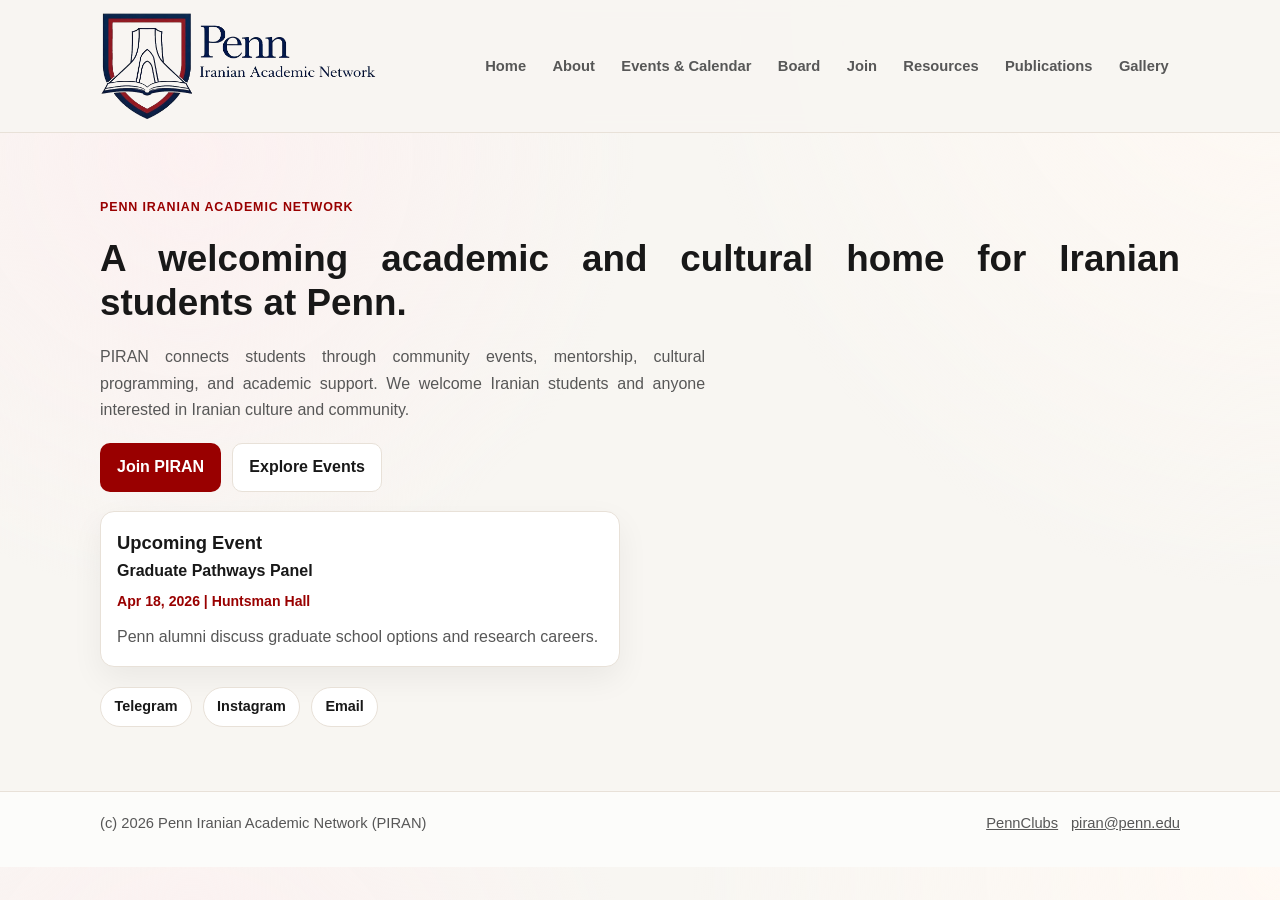
<file: index.html>
<!doctype html>
<html lang="en">
  <head>
    <meta charset="UTF-8" />
    <meta name="viewport" content="width=device-width, initial-scale=1.0" />
    <title>Penn Iranian Academic Network (PIRAN)</title>
    <meta
      name="description"
      content="PIRAN is a student organization at the University of Pennsylvania building Iranian academic and cultural community."
    />
    <link rel="icon" type="image/jpeg" href="assets/images/mini-logo.png" />
    <link rel="apple-touch-icon" href="assets/images/mini-logo.png" />
    <link rel="stylesheet" href="styles.css" />
  </head>
  <body>
    <header class="site-header" id="top">
      <div class="container header-inner">
        <a href="index.html" class="brand" aria-label="Go to Home">
          <img
            class="logo"
            src="assets/images/logo.png"
            alt="Penn Iranian Academic Network logo"
          />
        </a>

        <button class="menu-toggle" type="button" aria-expanded="false" aria-controls="site-nav">
          Menu
        </button>

        <nav id="site-nav" class="site-nav" aria-label="Primary">
          <a href="index.html">Home</a>
          <a href="about.html">About</a>
          <a href="events.html">Events & Calendar</a>
          <a href="board.html">Board</a>
          <a href="join.html">Join</a>
          <a href="resources.html">Resources</a>
          <a href="publications.html">Publications</a>
          <a href="gallery.html">Gallery</a>
        </nav>
      </div>
    </header>

    <main>
      <section class="section hero" id="home">
        <div class="container">
          <p class="eyebrow">Penn Iranian Academic Network</p>
          <h2>A welcoming academic and cultural home for Iranian students at Penn.</h2>
          <p class="lead">
            PIRAN connects students through community events, mentorship, cultural programming, and academic support.
            We welcome Iranian students and anyone interested in Iranian culture and community.
          </p>
          <div class="hero-actions">
            <a class="btn btn-primary" href="join.html">Join PIRAN</a>
            <a class="btn btn-secondary" href="events.html">Explore Events</a>
          </div>

          <article class="upcoming-preview card" aria-live="polite">
            <h3>Upcoming Event</h3>
            <div id="upcoming-event"></div>
          </article>

          <div class="quick-links" aria-label="Quick contact links">
            <a href="https://t.me/" target="_blank" rel="noopener noreferrer">Telegram</a>
            <a href="https://instagram.com/" target="_blank" rel="noopener noreferrer">Instagram</a>
            <a href="mailto:piran@penn.edu">Email</a>
          </div>
        </div>
      </section>


    </main>

    <footer class="site-footer">
      <div class="container footer-inner">
        <p>(c) <span id="year"></span> Penn Iranian Academic Network (PIRAN)</p>
        <div class="footer-links">
          <a href="https://pennclubs.com" target="_blank" rel="noopener noreferrer">PennClubs</a>
          <a href="mailto:piran@penn.edu">piran@penn.edu</a>
        </div>
      </div>
    </footer>

    <script src="script.js" defer></script>
  </body>
</html>
</file>
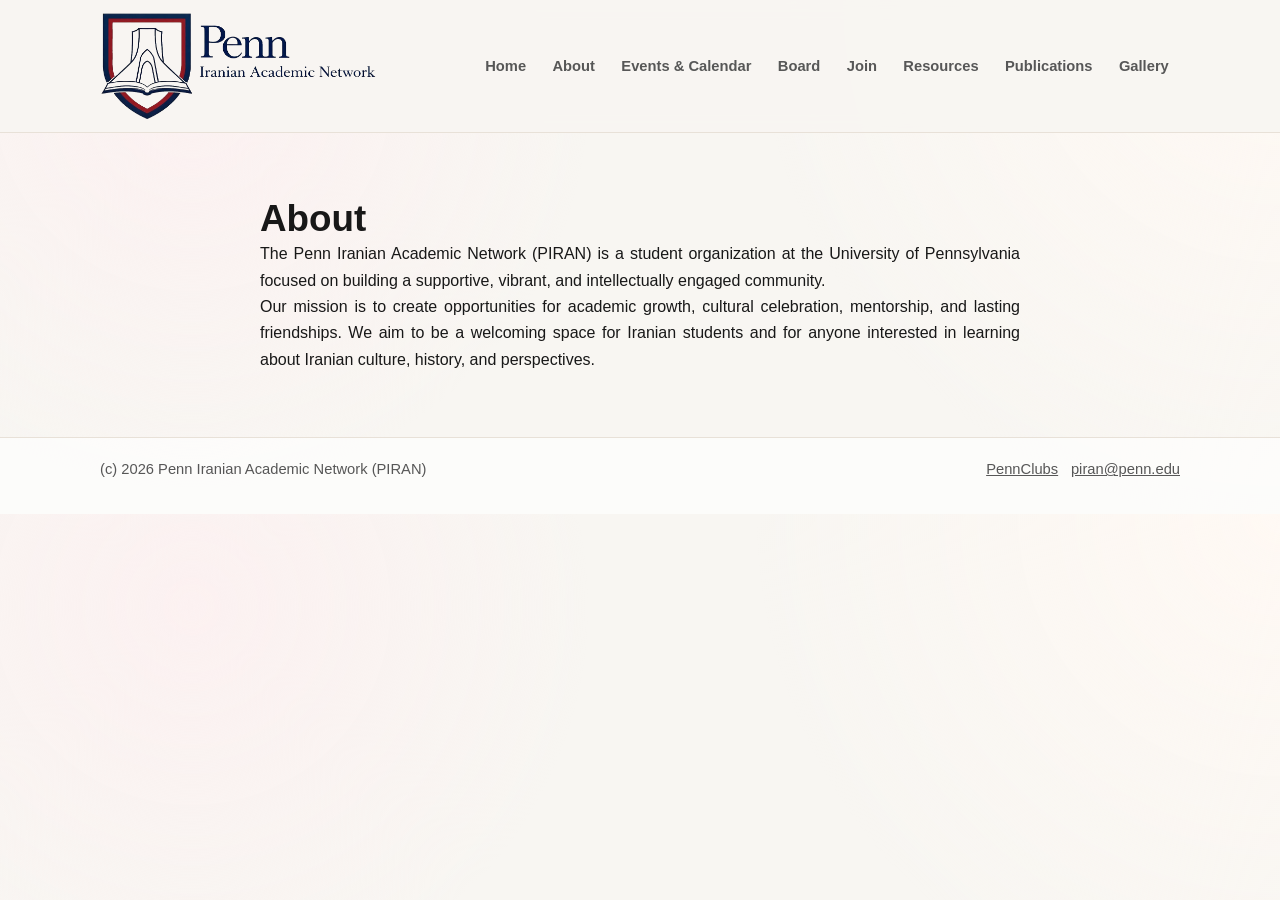
<file: about.html>
<!doctype html>
<html lang="en">
  <head>
    <meta charset="UTF-8" />
    <meta name="viewport" content="width=device-width, initial-scale=1.0" />
    <title>About - Penn Iranian Academic Network (PIRAN)</title>
    <meta name="description" content="Learn about Penn Iranian Academic Network (PIRAN)" />
    <link rel="icon" type="image/jpeg" href="assets/images/mini-logo.png" />
    <link rel="apple-touch-icon" href="assets/images/mini-logo.png" />
    <link rel="stylesheet" href="styles.css" />
  </head>
  <body>
    <header class="site-header" id="top">
      <div class="container header-inner">
        <a href="index.html" class="brand" aria-label="Go to Home">
          <img
            class="logo"
            src="assets/images/logo.png"
            alt="Penn Iranian Academic Network logo"
          />
        </a>

        <button class="menu-toggle" type="button" aria-expanded="false" aria-controls="site-nav">
          Menu
        </button>

        <nav id="site-nav" class="site-nav" aria-label="Primary">
          <a href="index.html">Home</a>
          <a href="about.html">About</a>
          <a href="events.html">Events & Calendar</a>
          <a href="board.html">Board</a>
          <a href="join.html">Join</a>
          <a href="resources.html">Resources</a>
          <a href="publications.html">Publications</a>
          <a href="gallery.html">Gallery</a>
        </nav>
      </div>
    </header>

    <main>
      <section class="section" id="about">
        <div class="container narrow">
          <h2>About</h2>
          <p>
            The Penn Iranian Academic Network (PIRAN) is a student organization at the University of Pennsylvania
            focused on building a supportive, vibrant, and intellectually engaged community.
          </p>
          <p>
            Our mission is to create opportunities for academic growth, cultural celebration, mentorship, and lasting
            friendships. We aim to be a welcoming space for Iranian students and for anyone interested in learning
            about Iranian culture, history, and perspectives.
          </p>
        </div>
      </section>
    </main>

    <footer class="site-footer">
      <div class="container footer-inner">
        <p>(c) <span id="year"></span> Penn Iranian Academic Network (PIRAN)</p>
        <div class="footer-links">
          <a href="https://pennclubs.com" target="_blank" rel="noopener noreferrer">PennClubs</a>
          <a href="mailto:piran@penn.edu">piran@penn.edu</a>
        </div>
      </div>
    </footer>

    <script src="script.js" defer></script>
  </body>
</html>
</file>
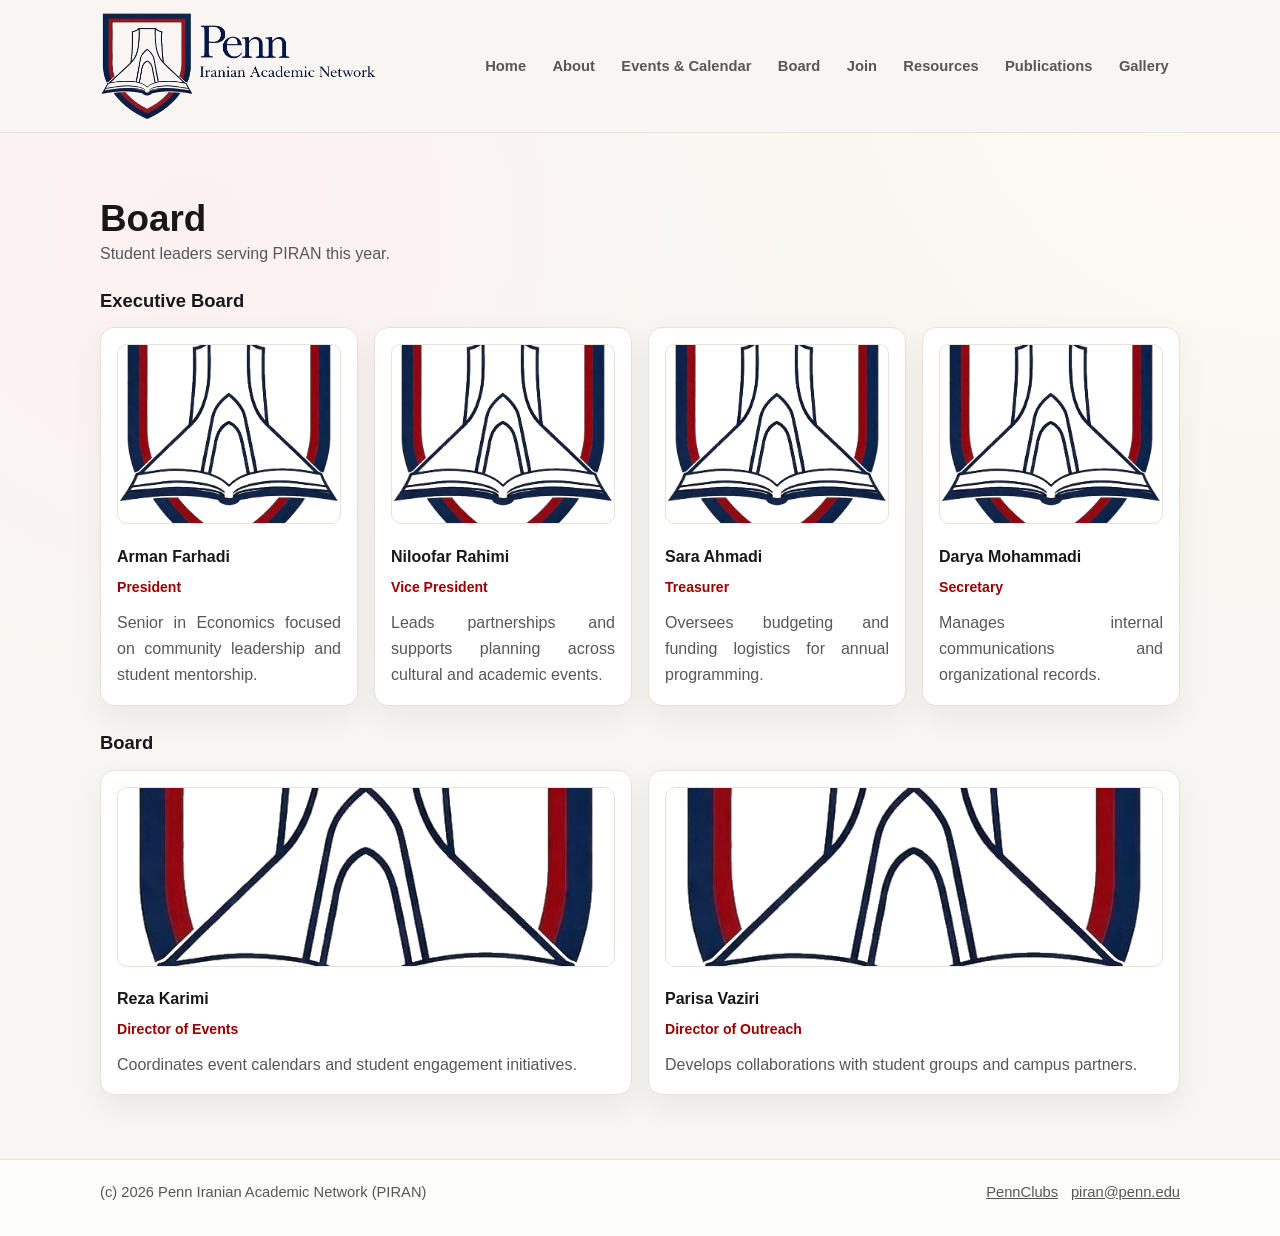
<file: board.html>
<!doctype html>
<html lang="en">
  <head>
    <meta charset="UTF-8" />
    <meta name="viewport" content="width=device-width, initial-scale=1.0" />
    <title>Board - Penn Iranian Academic Network (PIRAN)</title>
    <meta name="description" content="PIRAN board members" />
    <link rel="icon" type="image/jpeg" href="assets/images/mini-logo.png" />
    <link rel="apple-touch-icon" href="assets/images/mini-logo.png" />
    <link rel="stylesheet" href="styles.css" />
  </head>
  <body>
    <header class="site-header" id="top">
      <div class="container header-inner">
        <a href="index.html" class="brand" aria-label="Go to Home">
          <img
            class="logo"
            src="assets/images/logo.png"
            alt="Penn Iranian Academic Network logo"
          />
        </a>

        <button class="menu-toggle" type="button" aria-expanded="false" aria-controls="site-nav">
          Menu
        </button>

        <nav id="site-nav" class="site-nav" aria-label="Primary">
          <a href="index.html">Home</a>
          <a href="about.html">About</a>
          <a href="events.html">Events & Calendar</a>
          <a href="board.html">Board</a>
          <a href="join.html">Join</a>
          <a href="resources.html">Resources</a>
          <a href="publications.html">Publications</a>
          <a href="gallery.html">Gallery</a>
        </nav>
      </div>
    </header>

    <main>
      <section class="section" id="board">
        <div class="container">
          <div class="section-heading">
            <h2>Board</h2>
            <p>Student leaders serving PIRAN this year.</p>
          </div>
          <div id="board-groups" class="board-groups" aria-live="polite"></div>
        </div>
      </section>
    </main>

    <footer class="site-footer">
      <div class="container footer-inner">
        <p>(c) <span id="year"></span> Penn Iranian Academic Network (PIRAN)</p>
        <div class="footer-links">
          <a href="https://pennclubs.com" target="_blank" rel="noopener noreferrer">PennClubs</a>
          <a href="mailto:piran@penn.edu">piran@penn.edu</a>
        </div>
      </div>
    </footer>

    <script src="script.js" defer></script>
  </body>
</html>
</file>
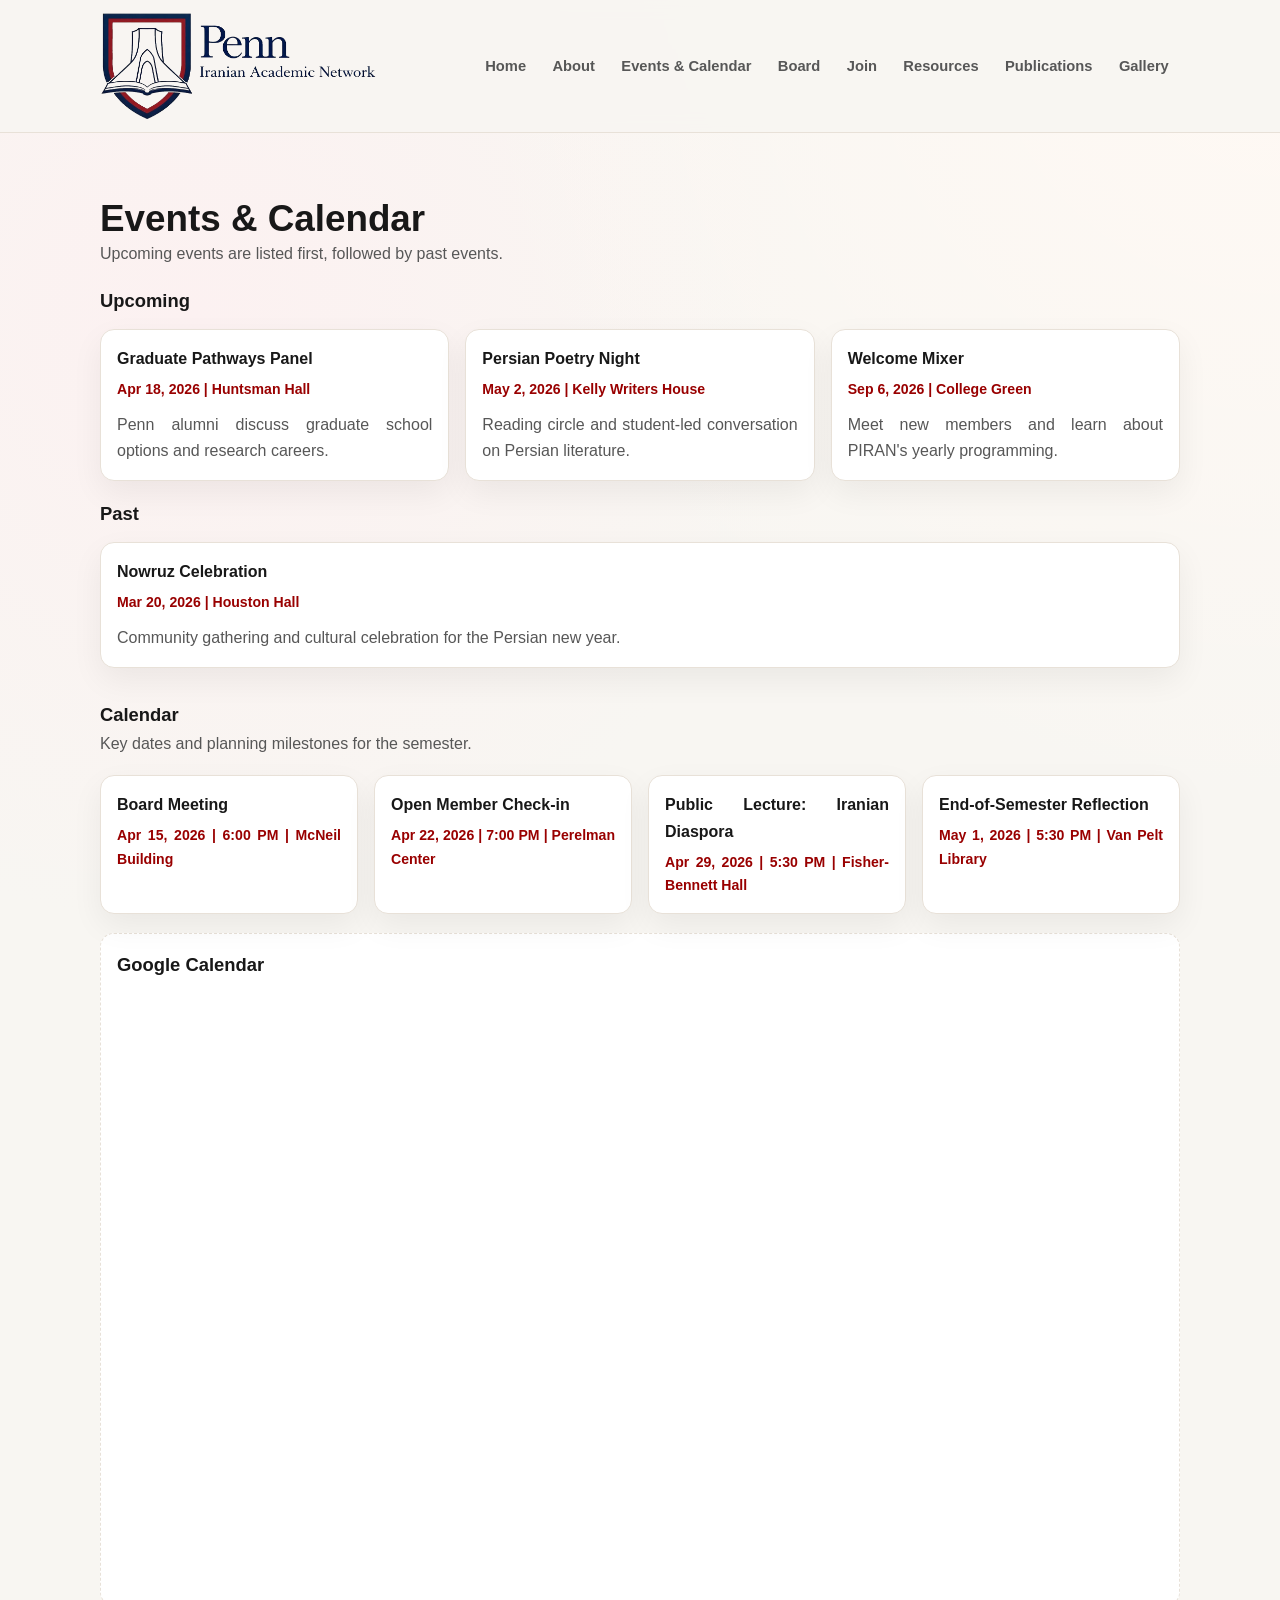
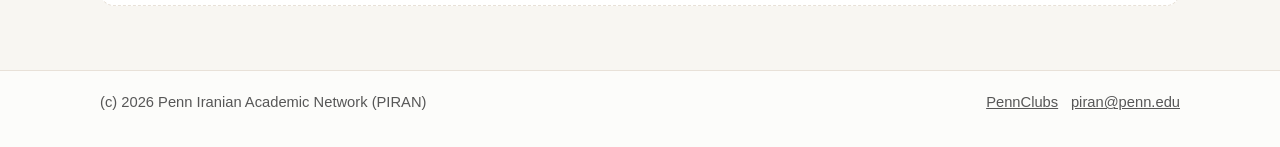
<file: calendar.html>
<!doctype html>
<html lang="en">
  <head>
    <meta charset="UTF-8" />
    <meta name="viewport" content="width=device-width, initial-scale=1.0" />
    <title>Redirecting to Events & Calendar</title>
    <meta name="description" content="Redirecting to PIRAN Events & Calendar page" />
    <meta http-equiv="refresh" content="0; url=events.html" />
    <link rel="canonical" href="events.html" />
    <link rel="icon" type="image/jpeg" href="assets/images/mini-logo.png" />
    <link rel="apple-touch-icon" href="assets/images/mini-logo.png" />
    <link rel="stylesheet" href="styles.css" />
  </head>
  <body>
    <header class="site-header" id="top">
      <div class="container header-inner">
        <a href="index.html" class="brand" aria-label="Go to Home">
          <img
            class="logo"
            src="assets/images/logo.png"
            alt="Penn Iranian Academic Network logo"
          />
        </a>

        <button class="menu-toggle" type="button" aria-expanded="false" aria-controls="site-nav">
          Menu
        </button>

        <nav id="site-nav" class="site-nav" aria-label="Primary">
          <a href="index.html">Home</a>
          <a href="about.html">About</a>
          <a href="events.html">Events & Calendar</a>
          <a href="board.html">Board</a>
          <a href="join.html">Join</a>
          <a href="resources.html">Resources</a>
          <a href="publications.html">Publications</a>
          <a href="gallery.html">Gallery</a>
        </nav>
      </div>
    </header>

    <main>
      <section class="section">
        <div class="container narrow">
          <h2>Redirecting...</h2>
          <p>The Calendar section is now merged into Events.</p>
          <p><a href="events.html">Go to Events & Calendar</a></p>
        </div>
      </section>
    </main>

    <footer class="site-footer">
      <div class="container footer-inner">
        <p>(c) <span id="year"></span> Penn Iranian Academic Network (PIRAN)</p>
        <div class="footer-links">
          <a href="https://pennclubs.com" target="_blank" rel="noopener noreferrer">PennClubs</a>
          <a href="mailto:piran@penn.edu">piran@penn.edu</a>
        </div>
      </div>
    </footer>

    <script>
      window.location.replace("events.html");
    </script>
  </body>
</html>
</file>
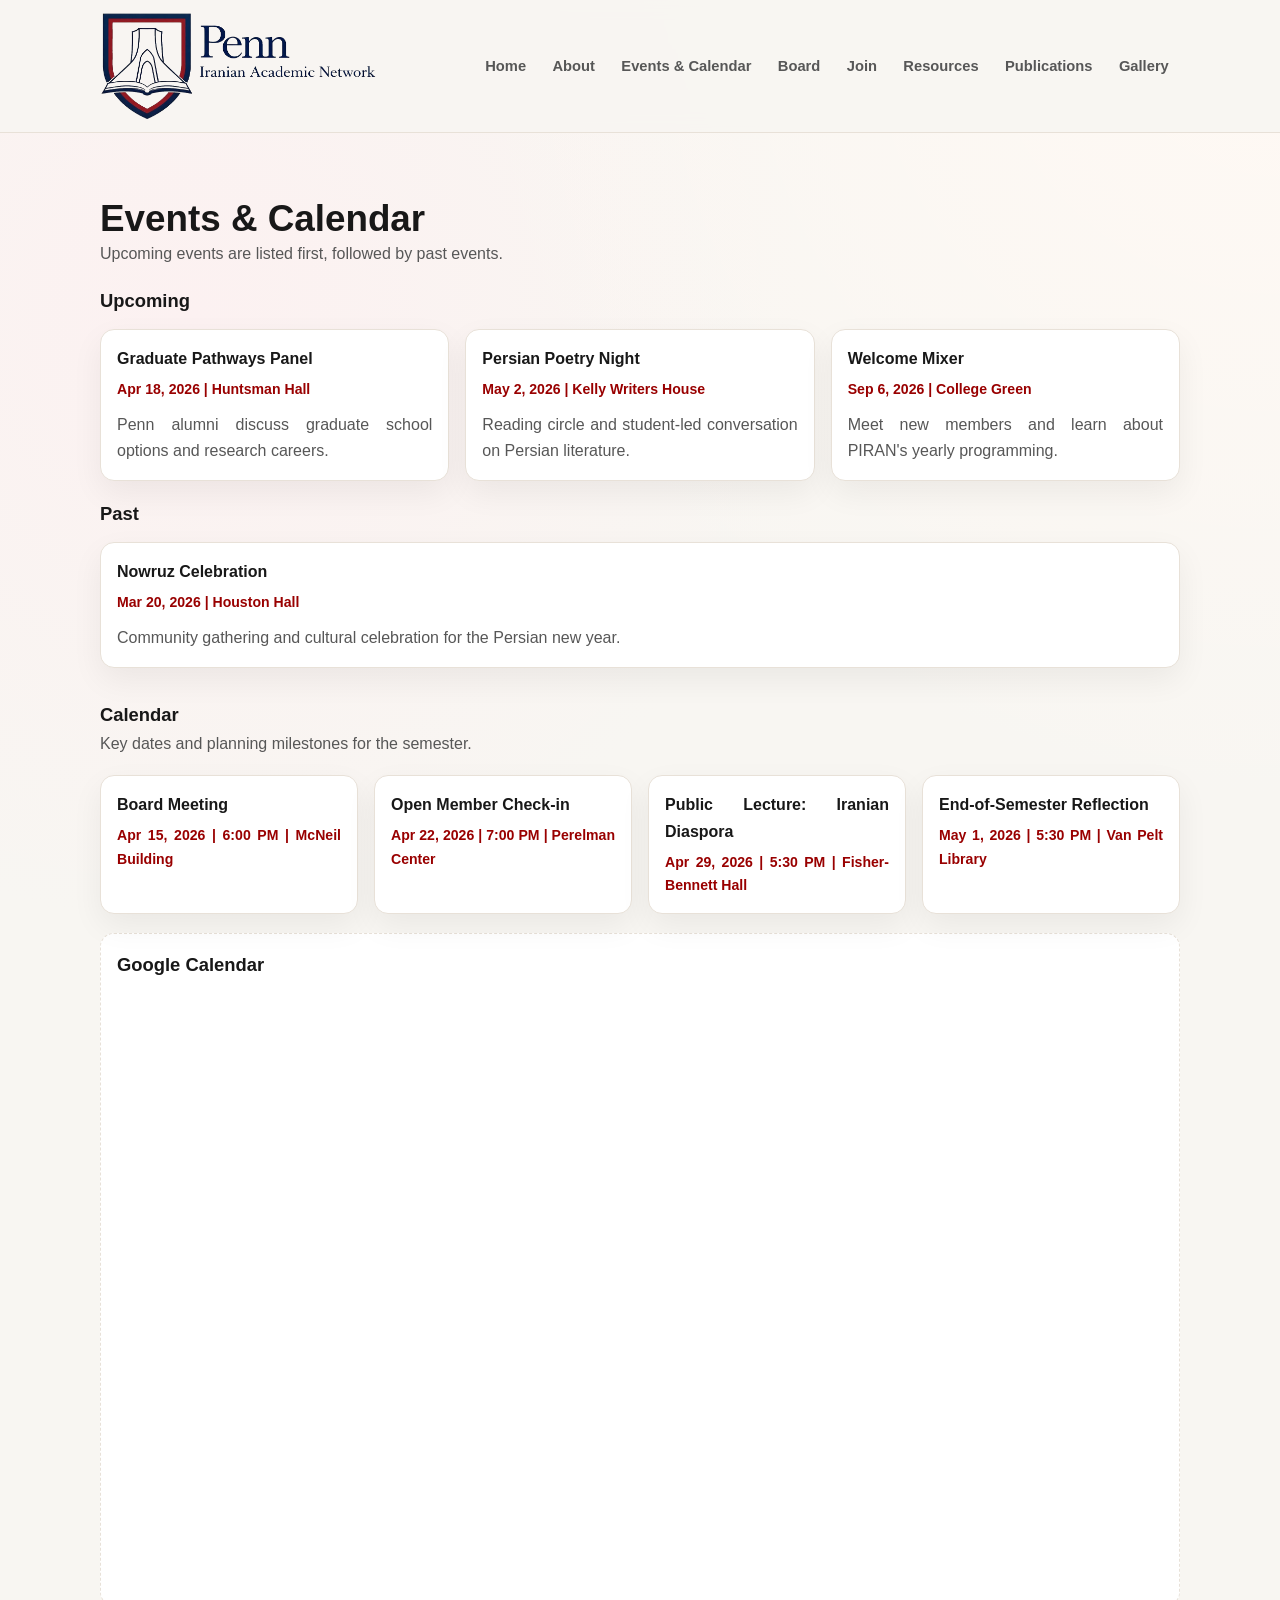
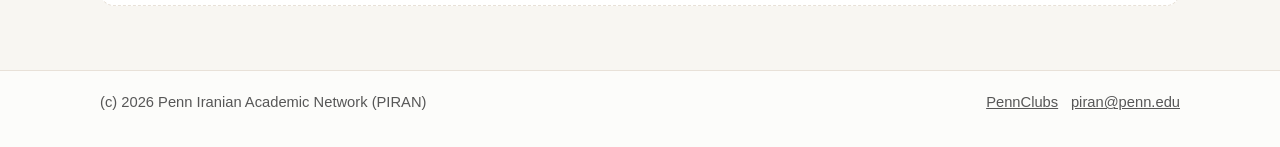
<file: events.html>
<!doctype html>
<html lang="en">
  <head>
    <meta charset="UTF-8" />
    <meta name="viewport" content="width=device-width, initial-scale=1.0" />
    <title>Events & Calendar - Penn Iranian Academic Network (PIRAN)</title>
    <meta name="description" content="PIRAN events and calendar" />
    <link rel="icon" type="image/jpeg" href="assets/images/mini-logo.png" />
    <link rel="apple-touch-icon" href="assets/images/mini-logo.png" />
    <link rel="stylesheet" href="styles.css" />
  </head>
  <body>
    <header class="site-header" id="top">
      <div class="container header-inner">
        <a href="index.html" class="brand" aria-label="Go to Home">
          <img
            class="logo"
            src="assets/images/logo.png"
            alt="Penn Iranian Academic Network logo"
          />
        </a>

        <button class="menu-toggle" type="button" aria-expanded="false" aria-controls="site-nav">
          Menu
        </button>

        <nav id="site-nav" class="site-nav" aria-label="Primary">
          <a href="index.html">Home</a>
          <a href="about.html">About</a>
          <a href="events.html">Events & Calendar</a>
          <a href="board.html">Board</a>
          <a href="join.html">Join</a>
          <a href="resources.html">Resources</a>
          <a href="publications.html">Publications</a>
          <a href="gallery.html">Gallery</a>
        </nav>
      </div>
    </header>

    <main>
      <section class="section" id="events">
        <div class="container">
          <div class="section-heading">
            <h2>Events & Calendar</h2>
            <p>Upcoming events are listed first, followed by past events.</p>
          </div>
          <h3 class="subheading">Upcoming</h3>
          <div id="events-upcoming" class="card-grid" aria-live="polite"></div>
          <h3 class="subheading">Past</h3>
          <div id="events-past" class="card-grid" aria-live="polite"></div>
          <div class="section-heading" style="margin-top: 2rem;">
            <h3>Calendar</h3>
            <p>Key dates and planning milestones for the semester.</p>
          </div>
          <div id="calendar-list" class="card-grid" aria-live="polite"></div>

          <div class="calendar-placeholder">
            <h3>Google Calendar</h3>
            <iframe
              src="https://calendar.google.com/calendar/embed?src=c_a9461fff065b8eb8671499ab21ded2e3b4511ee812200f9cd069b60f8d1731e6%40group.calendar.google.com&ctz=America%2FNew_York"
              style="border: 0"
              width="100%"
              height="600"
              frameborder="0"
              scrolling="no"
              title="PIRAN Calendar"
            ></iframe>
          </div>
        </div>
      </section>
    </main>

    <footer class="site-footer">
      <div class="container footer-inner">
        <p>(c) <span id="year"></span> Penn Iranian Academic Network (PIRAN)</p>
        <div class="footer-links">
          <a href="https://pennclubs.com" target="_blank" rel="noopener noreferrer">PennClubs</a>
          <a href="mailto:piran@penn.edu">piran@penn.edu</a>
        </div>
      </div>
    </footer>

    <script src="script.js" defer></script>
  </body>
</html>
</file>
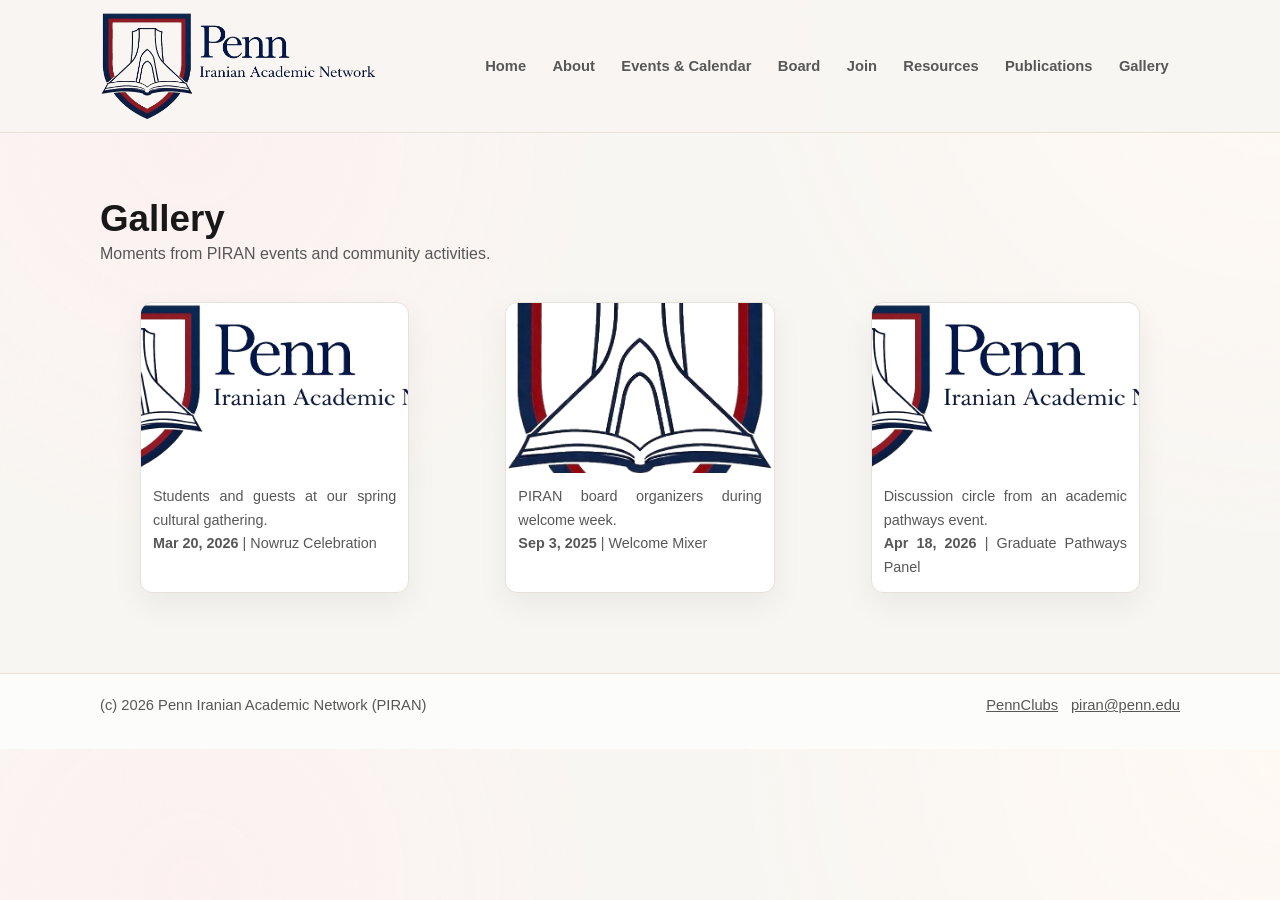
<file: gallery.html>
<!doctype html>
<html lang="en">
  <head>
    <meta charset="UTF-8" />
    <meta name="viewport" content="width=device-width, initial-scale=1.0" />
    <title>Gallery - Penn Iranian Academic Network (PIRAN)</title>
    <meta name="description" content="PIRAN gallery and photos" />
    <link rel="icon" type="image/jpeg" href="assets/images/mini-logo.png" />
    <link rel="apple-touch-icon" href="assets/images/mini-logo.png" />
    <link rel="stylesheet" href="styles.css" />
  </head>
  <body>
    <header class="site-header" id="top">
      <div class="container header-inner">
        <a href="index.html" class="brand" aria-label="Go to Home">
          <img
            class="logo"
            src="assets/images/logo.png"
            alt="Penn Iranian Academic Network logo"
          />
        </a>

        <button class="menu-toggle" type="button" aria-expanded="false" aria-controls="site-nav">
          Menu
        </button>

        <nav id="site-nav" class="site-nav" aria-label="Primary">
          <a href="index.html">Home</a>
          <a href="about.html">About</a>
          <a href="events.html">Events & Calendar</a>
          <a href="board.html">Board</a>
          <a href="join.html">Join</a>
          <a href="resources.html">Resources</a>
          <a href="publications.html">Publications</a>
          <a href="gallery.html">Gallery</a>
        </nav>
      </div>
    </header>

    <main>
      <section class="section" id="gallery">
        <div class="container">
          <div class="section-heading">
            <h2>Gallery</h2>
            <p>Moments from PIRAN events and community activities.</p>
          </div>
          <div id="gallery-grid" class="gallery-grid" aria-live="polite"></div>
        </div>
      </section>
    </main>

    <footer class="site-footer">
      <div class="container footer-inner">
        <p>(c) <span id="year"></span> Penn Iranian Academic Network (PIRAN)</p>
        <div class="footer-links">
          <a href="https://pennclubs.com" target="_blank" rel="noopener noreferrer">PennClubs</a>
          <a href="mailto:piran@penn.edu">piran@penn.edu</a>
        </div>
      </div>
    </footer>

    <script src="script.js" defer></script>
  </body>
</html>
</file>
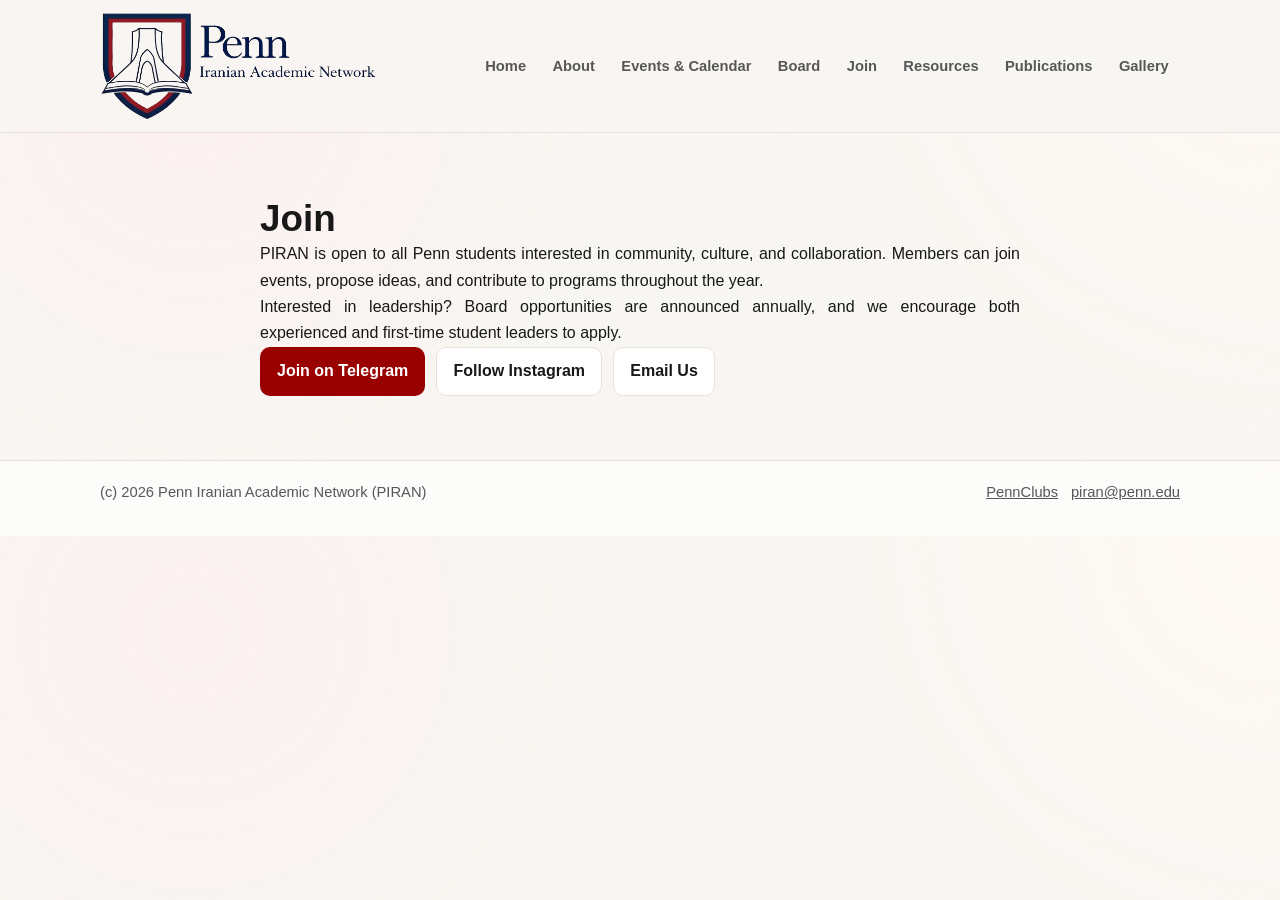
<file: join.html>
<!doctype html>
<html lang="en">
  <head>
    <meta charset="UTF-8" />
    <meta name="viewport" content="width=device-width, initial-scale=1.0" />
    <title>Join - Penn Iranian Academic Network (PIRAN)</title>
    <meta name="description" content="Join Penn Iranian Academic Network (PIRAN)" />
    <link rel="icon" type="image/jpeg" href="assets/images/mini-logo.png" />
    <link rel="apple-touch-icon" href="assets/images/mini-logo.png" />
    <link rel="stylesheet" href="styles.css" />
  </head>
  <body>
    <header class="site-header" id="top">
      <div class="container header-inner">
        <a href="index.html" class="brand" aria-label="Go to Home">
          <img
            class="logo"
            src="assets/images/logo.png"
            alt="Penn Iranian Academic Network logo"
          />
        </a>

        <button class="menu-toggle" type="button" aria-expanded="false" aria-controls="site-nav">
          Menu
        </button>

        <nav id="site-nav" class="site-nav" aria-label="Primary">
          <a href="index.html">Home</a>
          <a href="about.html">About</a>
          <a href="events.html">Events & Calendar</a>
          <a href="board.html">Board</a>
          <a href="join.html">Join</a>
          <a href="resources.html">Resources</a>
          <a href="publications.html">Publications</a>
          <a href="gallery.html">Gallery</a>
        </nav>
      </div>
    </header>

    <main>
      <section class="section" id="join">
        <div class="container narrow">
          <h2>Join</h2>
          <p>
            PIRAN is open to all Penn students interested in community, culture, and collaboration. Members can join
            events, propose ideas, and contribute to programs throughout the year.
          </p>
          <p>
            Interested in leadership? Board opportunities are announced annually, and we encourage both experienced and
            first-time student leaders to apply.
          </p>
          <div class="hero-actions">
            <a class="btn btn-primary" href="https://t.me/" target="_blank" rel="noopener noreferrer">Join on Telegram</a>
            <a class="btn btn-secondary" href="https://instagram.com/" target="_blank" rel="noopener noreferrer">Follow Instagram</a>
            <a class="btn btn-secondary" href="mailto:piran@penn.edu">Email Us</a>
          </div>
        </div>
      </section>
    </main>

    <footer class="site-footer">
      <div class="container footer-inner">
        <p>(c) <span id="year"></span> Penn Iranian Academic Network (PIRAN)</p>
        <div class="footer-links">
          <a href="https://pennclubs.com" target="_blank" rel="noopener noreferrer">PennClubs</a>
          <a href="mailto:piran@penn.edu">piran@penn.edu</a>
        </div>
      </div>
    </footer>

    <script src="script.js" defer></script>
  </body>
</html>
</file>
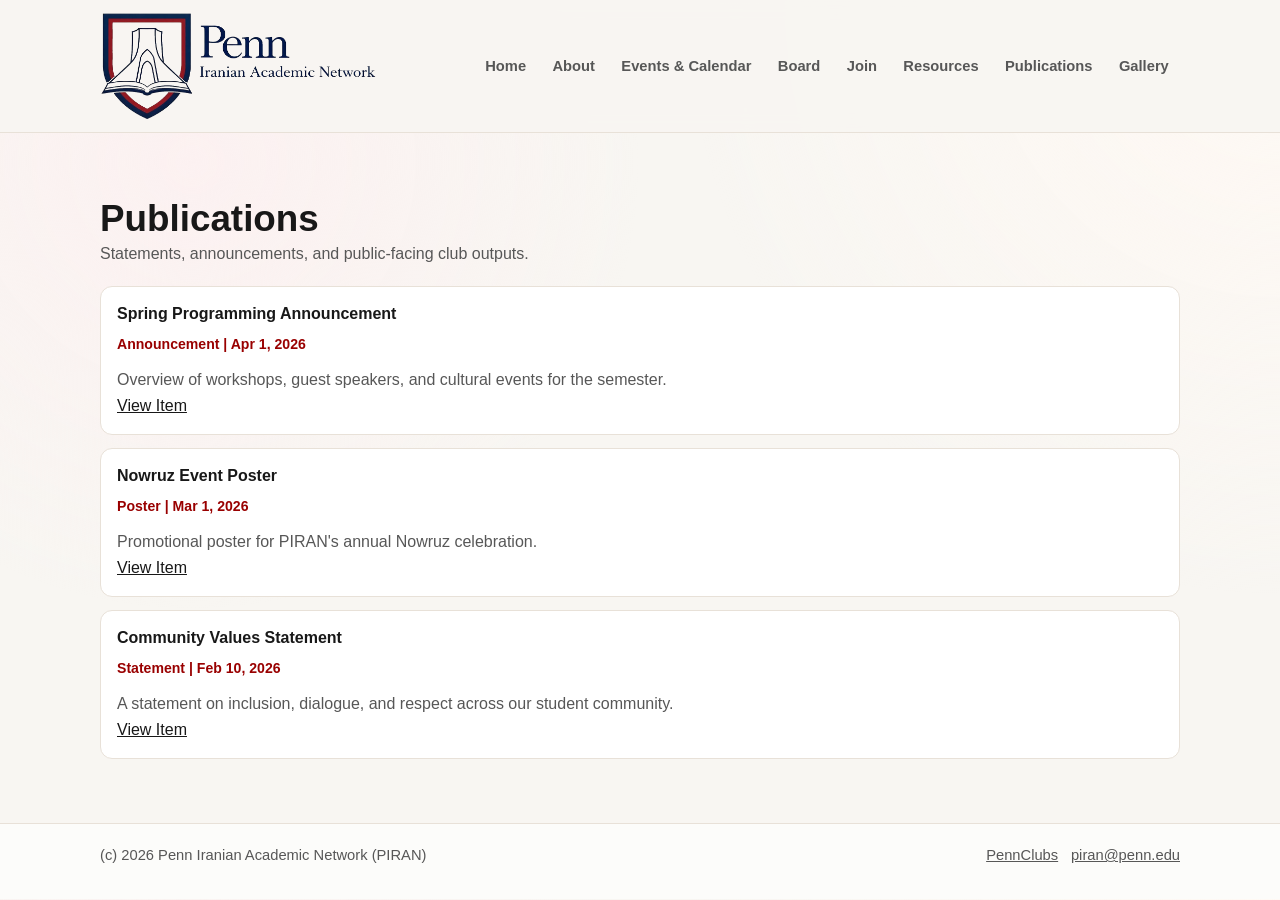
<file: publications.html>
<!doctype html>
<html lang="en">
  <head>
    <meta charset="UTF-8" />
    <meta name="viewport" content="width=device-width, initial-scale=1.0" />
    <title>Publications - Penn Iranian Academic Network (PIRAN)</title>
    <meta name="description" content="PIRAN publications and announcements" />
    <link rel="icon" type="image/jpeg" href="assets/images/mini-logo.png" />
    <link rel="apple-touch-icon" href="assets/images/mini-logo.png" />
    <link rel="stylesheet" href="styles.css" />
  </head>
  <body>
    <header class="site-header" id="top">
      <div class="container header-inner">
        <a href="index.html" class="brand" aria-label="Go to Home">
          <img
            class="logo"
            src="assets/images/logo.png"
            alt="Penn Iranian Academic Network logo"
          />
        </a>

        <button class="menu-toggle" type="button" aria-expanded="false" aria-controls="site-nav">
          Menu
        </button>

        <nav id="site-nav" class="site-nav" aria-label="Primary">
          <a href="index.html">Home</a>
          <a href="about.html">About</a>
          <a href="events.html">Events & Calendar</a>
          <a href="board.html">Board</a>
          <a href="join.html">Join</a>
          <a href="resources.html">Resources</a>
          <a href="publications.html">Publications</a>
          <a href="gallery.html">Gallery</a>
        </nav>
      </div>
    </header>

    <main>
      <section class="section" id="publications">
        <div class="container">
          <div class="section-heading">
            <h2>Publications</h2>
            <p>Statements, announcements, and public-facing club outputs.</p>
          </div>
          <div id="publications-list" class="archive-list" aria-live="polite"></div>
        </div>
      </section>
    </main>

    <footer class="site-footer">
      <div class="container footer-inner">
        <p>(c) <span id="year"></span> Penn Iranian Academic Network (PIRAN)</p>
        <div class="footer-links">
          <a href="https://pennclubs.com" target="_blank" rel="noopener noreferrer">PennClubs</a>
          <a href="mailto:piran@penn.edu">piran@penn.edu</a>
        </div>
      </div>
    </footer>

    <script src="script.js" defer></script>
  </body>
</html>
</file>
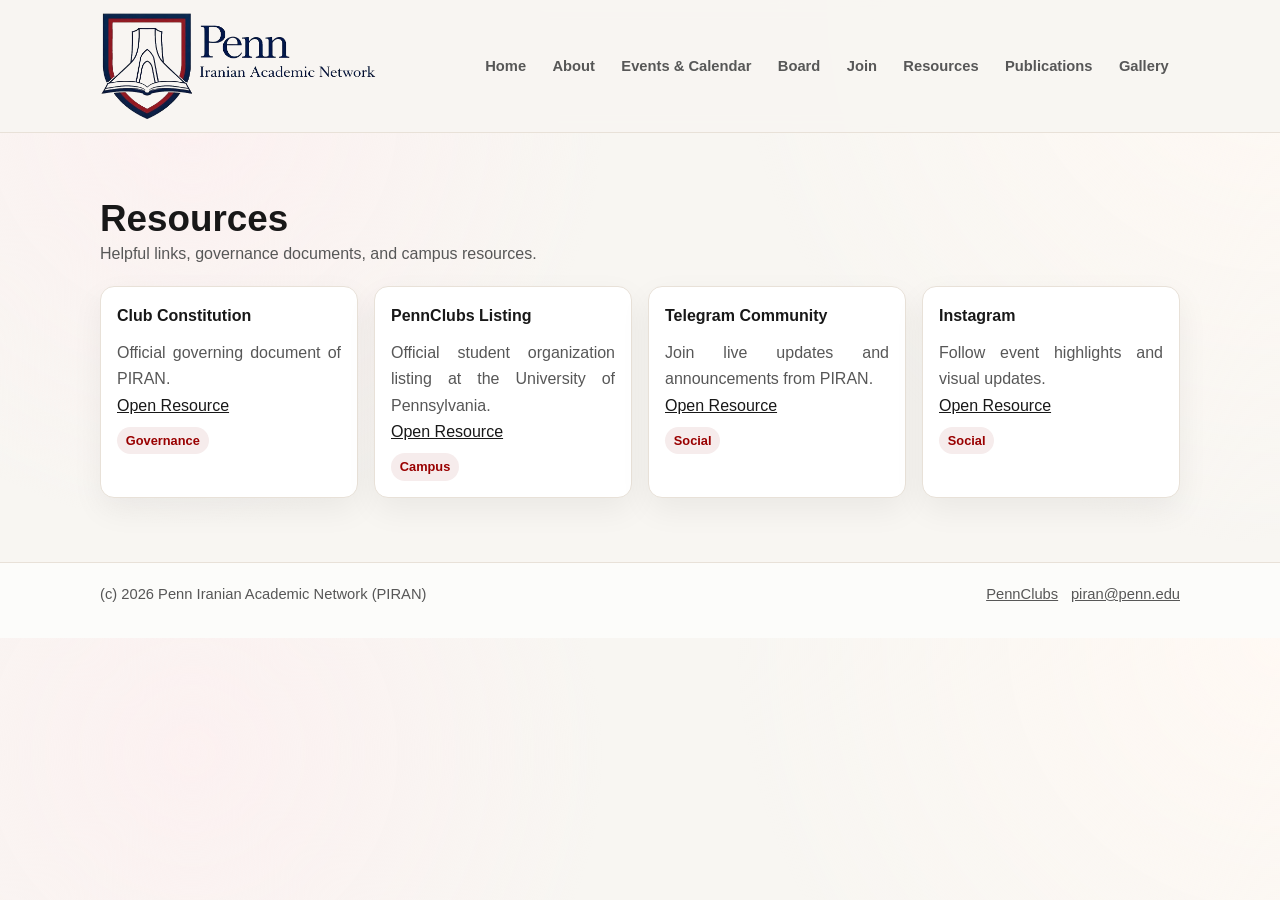
<file: resources.html>
<!doctype html>
<html lang="en">
  <head>
    <meta charset="UTF-8" />
    <meta name="viewport" content="width=device-width, initial-scale=1.0" />
    <title>Resources - Penn Iranian Academic Network (PIRAN)</title>
    <meta name="description" content="PIRAN resources and links" />
    <link rel="icon" type="image/jpeg" href="assets/images/mini-logo.png" />
    <link rel="apple-touch-icon" href="assets/images/mini-logo.png" />
    <link rel="stylesheet" href="styles.css" />
  </head>
  <body>
    <header class="site-header" id="top">
      <div class="container header-inner">
        <a href="index.html" class="brand" aria-label="Go to Home">
          <img
            class="logo"
            src="assets/images/logo.png"
            alt="Penn Iranian Academic Network logo"
          />
        </a>

        <button class="menu-toggle" type="button" aria-expanded="false" aria-controls="site-nav">
          Menu
        </button>

        <nav id="site-nav" class="site-nav" aria-label="Primary">
          <a href="index.html">Home</a>
          <a href="about.html">About</a>
          <a href="events.html">Events & Calendar</a>
          <a href="board.html">Board</a>
          <a href="join.html">Join</a>
          <a href="resources.html">Resources</a>
          <a href="publications.html">Publications</a>
          <a href="gallery.html">Gallery</a>
        </nav>
      </div>
    </header>

    <main>
      <section class="section" id="resources">
        <div class="container">
          <div class="section-heading">
            <h2>Resources</h2>
            <p>Helpful links, governance documents, and campus resources.</p>
          </div>
          <div id="resources-list" class="card-grid" aria-live="polite"></div>
        </div>
      </section>
    </main>

    <footer class="site-footer">
      <div class="container footer-inner">
        <p>(c) <span id="year"></span> Penn Iranian Academic Network (PIRAN)</p>
        <div class="footer-links">
          <a href="https://pennclubs.com" target="_blank" rel="noopener noreferrer">PennClubs</a>
          <a href="mailto:piran@penn.edu">piran@penn.edu</a>
        </div>
      </div>
    </footer>

    <script src="script.js" defer></script>
  </body>
</html>
</file>
<file: styles.css>
:root {
  --bg: #f8f6f2;
  --surface: #ffffff;
  --text: #181818;
  --muted: #575757;
  --accent: #990000;
  --accent-soft: #f6ecec;
  --border: #e8e1d8;
  --shadow: 0 12px 32px rgba(0, 0, 0, 0.06);
  --container: 1080px;
  --radius: 14px;
}

* {
  box-sizing: border-box;
}

html {
  scroll-behavior: smooth;
}

body {
  margin: 0;
  font-family: Inter, -apple-system, BlinkMacSystemFont, "Segoe UI", Roboto, sans-serif;
  color: var(--text);
  background:
    radial-gradient(circle at top right, #fff9f4 0%, transparent 38%),
    radial-gradient(circle at 15% 18%, #fcf1f1 0%, transparent 34%),
    var(--bg);
  line-height: 1.65;
  text-align: justify;
}

img {
  max-width: 100%;
}

a {
  color: inherit;
}

.container {
  width: min(100% - 2rem, var(--container));
  margin-inline: auto;
}

.narrow {
  width: min(100%, 760px);
}

.site-header {
  position: sticky;
  top: 0;
  z-index: 20;
  border-bottom: 1px solid var(--border);
  background: rgba(248, 246, 242, 0.9);
  backdrop-filter: blur(8px);
}

.header-inner {
  display: grid;
  grid-template-columns: 1fr auto;
  gap: 1rem;
  align-items: center;
  padding: 0.75rem 0;
}

.brand {
  display: inline-block;
  text-decoration: none;
}

.logo {
  width: auto;
  height: 6.75rem;
  object-fit: contain;
  display: block;
}

.brand-kicker {
  margin: 0;
  color: var(--muted);
  text-transform: uppercase;
  letter-spacing: 0.07em;
  font-size: 0.74rem;
}

h1,
h2,
h3,
h4,
p {
  margin: 0;
}

h1 {
  font-size: clamp(1.2rem, 1.6vw + 0.7rem, 1.9rem);
  line-height: 1.2;
  font-weight: 800;
}

h2 {
  font-size: clamp(1.5rem, 1.7vw + 1rem, 2.3rem);
  line-height: 1.2;
}

h3 {
  font-size: 1.15rem;
}

.site-nav {
  display: flex;
  flex-wrap: wrap;
  gap: 0.25rem;
  justify-content: flex-end;
}

.site-nav a {
  text-decoration: none;
  color: var(--muted);
  font-size: 0.92rem;
  font-weight: 600;
  padding: 0.45rem 0.7rem;
  border-radius: 999px;
}

.site-nav a:hover,
.site-nav a:focus-visible {
  color: var(--accent);
  background: var(--accent-soft);
}

.menu-toggle {
  display: none;
  border: 1px solid var(--border);
  background: var(--surface);
  color: var(--text);
  border-radius: 10px;
  padding: 0.5rem 0.75rem;
  font-weight: 600;
}

.section {
  padding: 4rem 0;
}

.hero .container {
  display: grid;
  gap: 1.2rem;
}

.eyebrow {
  display: inline-block;
  color: var(--accent);
  text-transform: uppercase;
  letter-spacing: 0.07em;
  font-size: 0.78rem;
  font-weight: 700;
}

.lead {
  max-width: 68ch;
  color: var(--muted);
  text-align: justify;
}

.hero-actions {
  display: flex;
  flex-wrap: wrap;
  gap: 0.7rem;
}

.btn {
  text-decoration: none;
  border-radius: 10px;
  padding: 0.65rem 1rem;
  font-weight: 700;
  border: 1px solid transparent;
}

.btn-primary {
  background: var(--accent);
  color: #ffffff;
}

.btn-secondary {
  background: var(--surface);
  border-color: var(--border);
  color: var(--text);
}

.section-heading {
  margin-bottom: 1.15rem;
}

.section-heading p {
  color: var(--muted);
}

.subheading {
  margin: 1.1rem 0 0.8rem;
}

.card-grid {
  display: grid;
  grid-template-columns: repeat(auto-fit, minmax(240px, 1fr));
  gap: 1rem;
}

.card {
  background: var(--surface);
  border: 1px solid var(--border);
  border-radius: var(--radius);
  padding: 1rem;
  box-shadow: var(--shadow);
}

.meta {
  margin-top: 0.35rem;
  color: var(--accent);
  font-size: 0.88rem;
  font-weight: 700;
}

.description {
  margin-top: 0.65rem;
  text-align: justify;
  color: var(--muted);
}

.quick-links {
  display: flex;
  flex-wrap: wrap;
  gap: 0.65rem;
}

.quick-links a {
  text-decoration: none;
  background: var(--surface);
  border: 1px solid var(--border);
  border-radius: 999px;
  padding: 0.45rem 0.85rem;
  font-weight: 600;
  font-size: 0.9rem;
}

.upcoming-preview {
  max-width: 520px;
}

.calendar-placeholder {
  margin-top: 1.2rem;
  background: var(--surface);
  border: 1px dashed var(--border);
  border-radius: var(--radius);
  padding: 1rem;
}

.calendar-placeholder pre {
  margin: 0.7rem 0 0;
  white-space: pre-wrap;
  color: var(--muted);
  font-size: 0.88rem;
}

.board-groups {
  display: grid;
  gap: 1.4rem;
}

.group-title {
  margin-bottom: 0.7rem;
}

.member-image {
  width: 100%;
  max-height: 180px;
  object-fit: cover;
  border-radius: 10px;
  border: 1px solid var(--border);
  margin-bottom: 0.7rem;
}

.resource-category {
  display: inline-block;
  margin-top: 0.5rem;
  font-size: 0.8rem;
  border-radius: 999px;
  padding: 0.2rem 0.55rem;
  background: var(--accent-soft);
  color: var(--accent);
  font-weight: 700;
}

.archive-list {
  display: grid;
  gap: 0.8rem;
}

.archive-item {
  background: var(--surface);
  border: 1px solid var(--border);
  border-radius: 12px;
  padding: 0.9rem 1rem;
}

.gallery-grid {
  display: grid;
  grid-template-columns: repeat(auto-fit, minmax(220px, 1fr));
  gap: 1rem;
}

.gallery-item {
  background: var(--surface);
  border: 1px solid var(--border);
  border-radius: 12px;
  overflow: hidden;
  box-shadow: var(--shadow);
}

.gallery-item img {
  width: 100%;
  height: 170px;
  object-fit: cover;
  display: block;
}

.gallery-item figcaption {
  padding: 0.75rem;
  color: var(--muted);
  font-size: 0.9rem;
}

.message {
  color: var(--muted);
  font-size: 0.95rem;
}

.site-footer {
  border-top: 1px solid var(--border);
  padding: 1.2rem 0 2rem;
  background: rgba(255, 255, 255, 0.65);
}

.footer-inner {
  display: flex;
  flex-wrap: wrap;
  justify-content: space-between;
  gap: 0.75rem;
  color: var(--muted);
  font-size: 0.92rem;
}

.footer-links {
  display: flex;
  gap: 0.8rem;
}

@media (max-width: 980px) {
  .header-inner {
    grid-template-columns: 1fr;
  }

  .site-nav {
    justify-content: flex-start;
  }
}

@media (max-width: 760px) {
  .logo {
    height: 6.75rem;
  }

  .header-inner {
    grid-template-columns: 1fr auto;
    align-items: center;
  }

  .menu-toggle {
    display: inline-flex;
    align-self: center;
    justify-self: end;
    margin-top: 0;
  }

  .site-nav {
    display: none;
    flex-direction: column;
    align-items: flex-start;
    grid-column: 1 / -1;
    margin-top: 0.35rem;
    padding-top: 0.5rem;
    border-top: 1px solid var(--border);
  }

  .site-nav.open {
    display: flex;
  }

  .section {
    padding: 3rem 0;
  }
}
</file>
